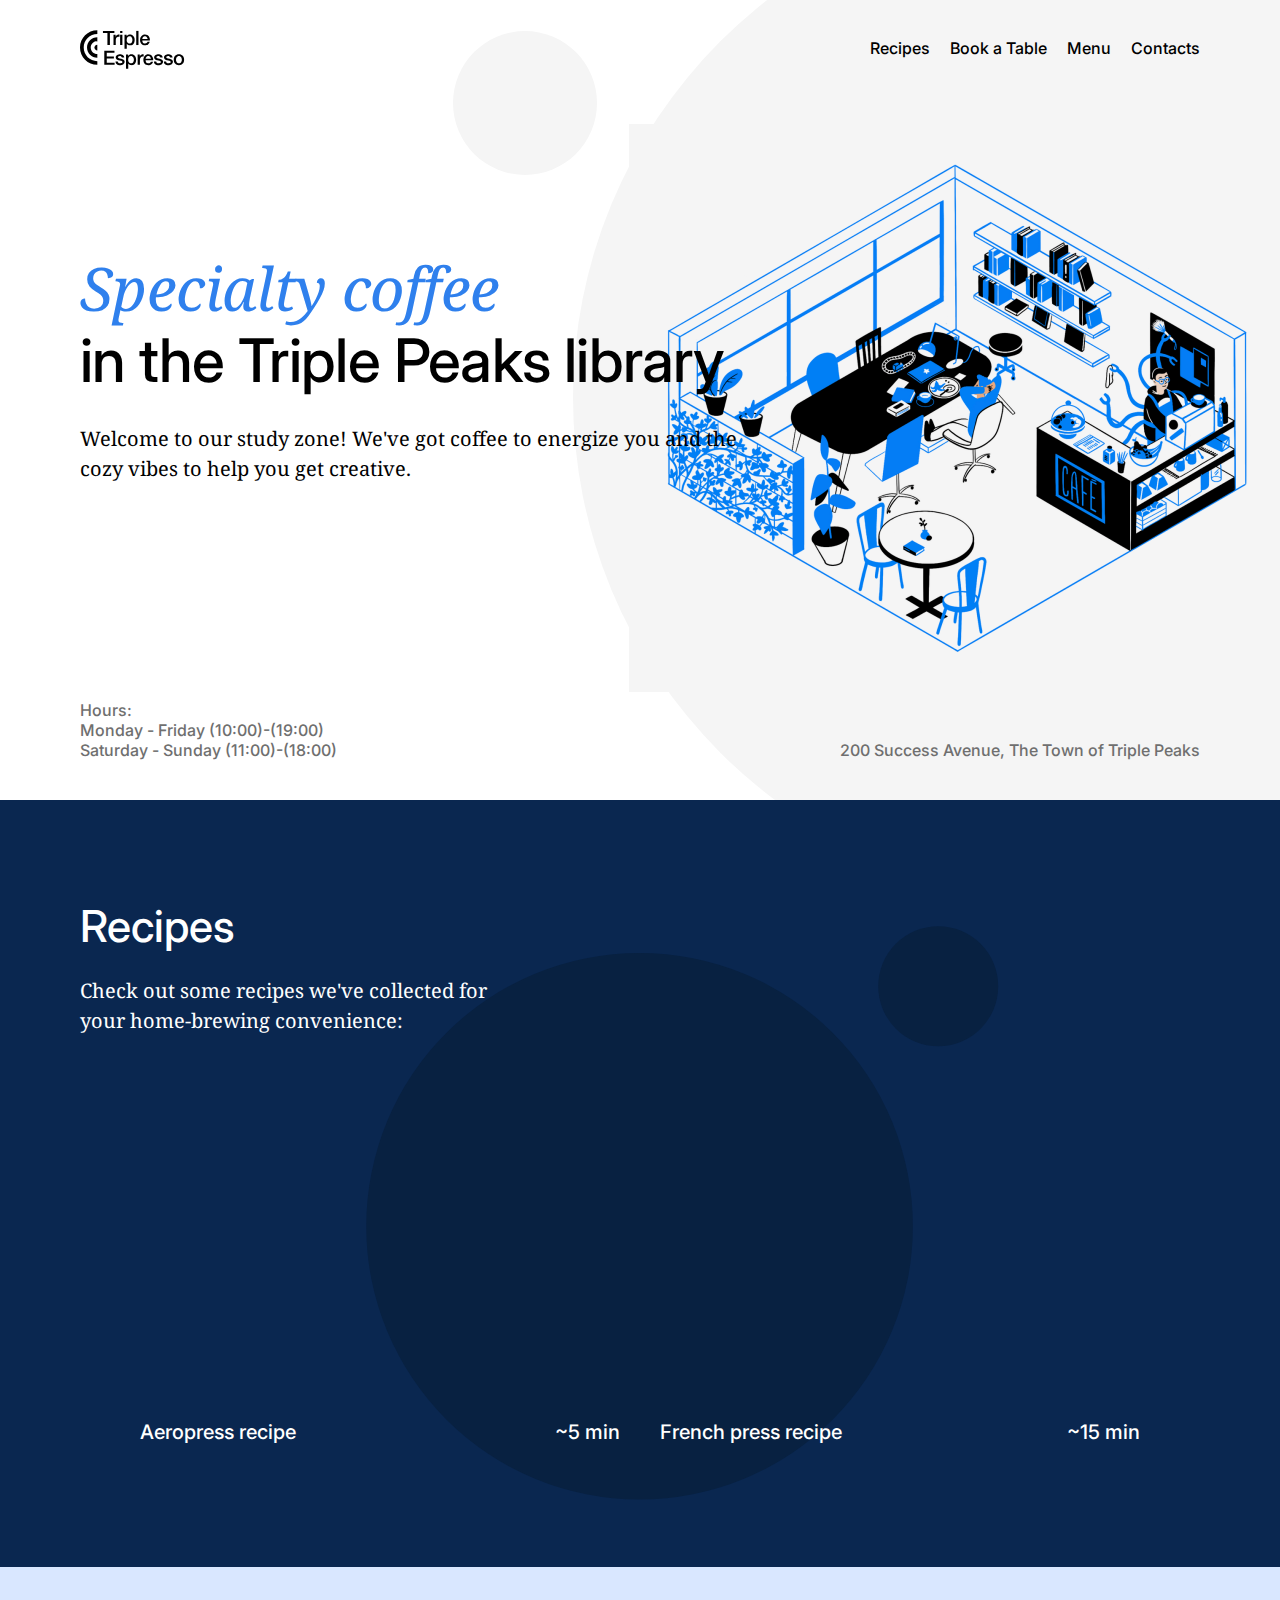
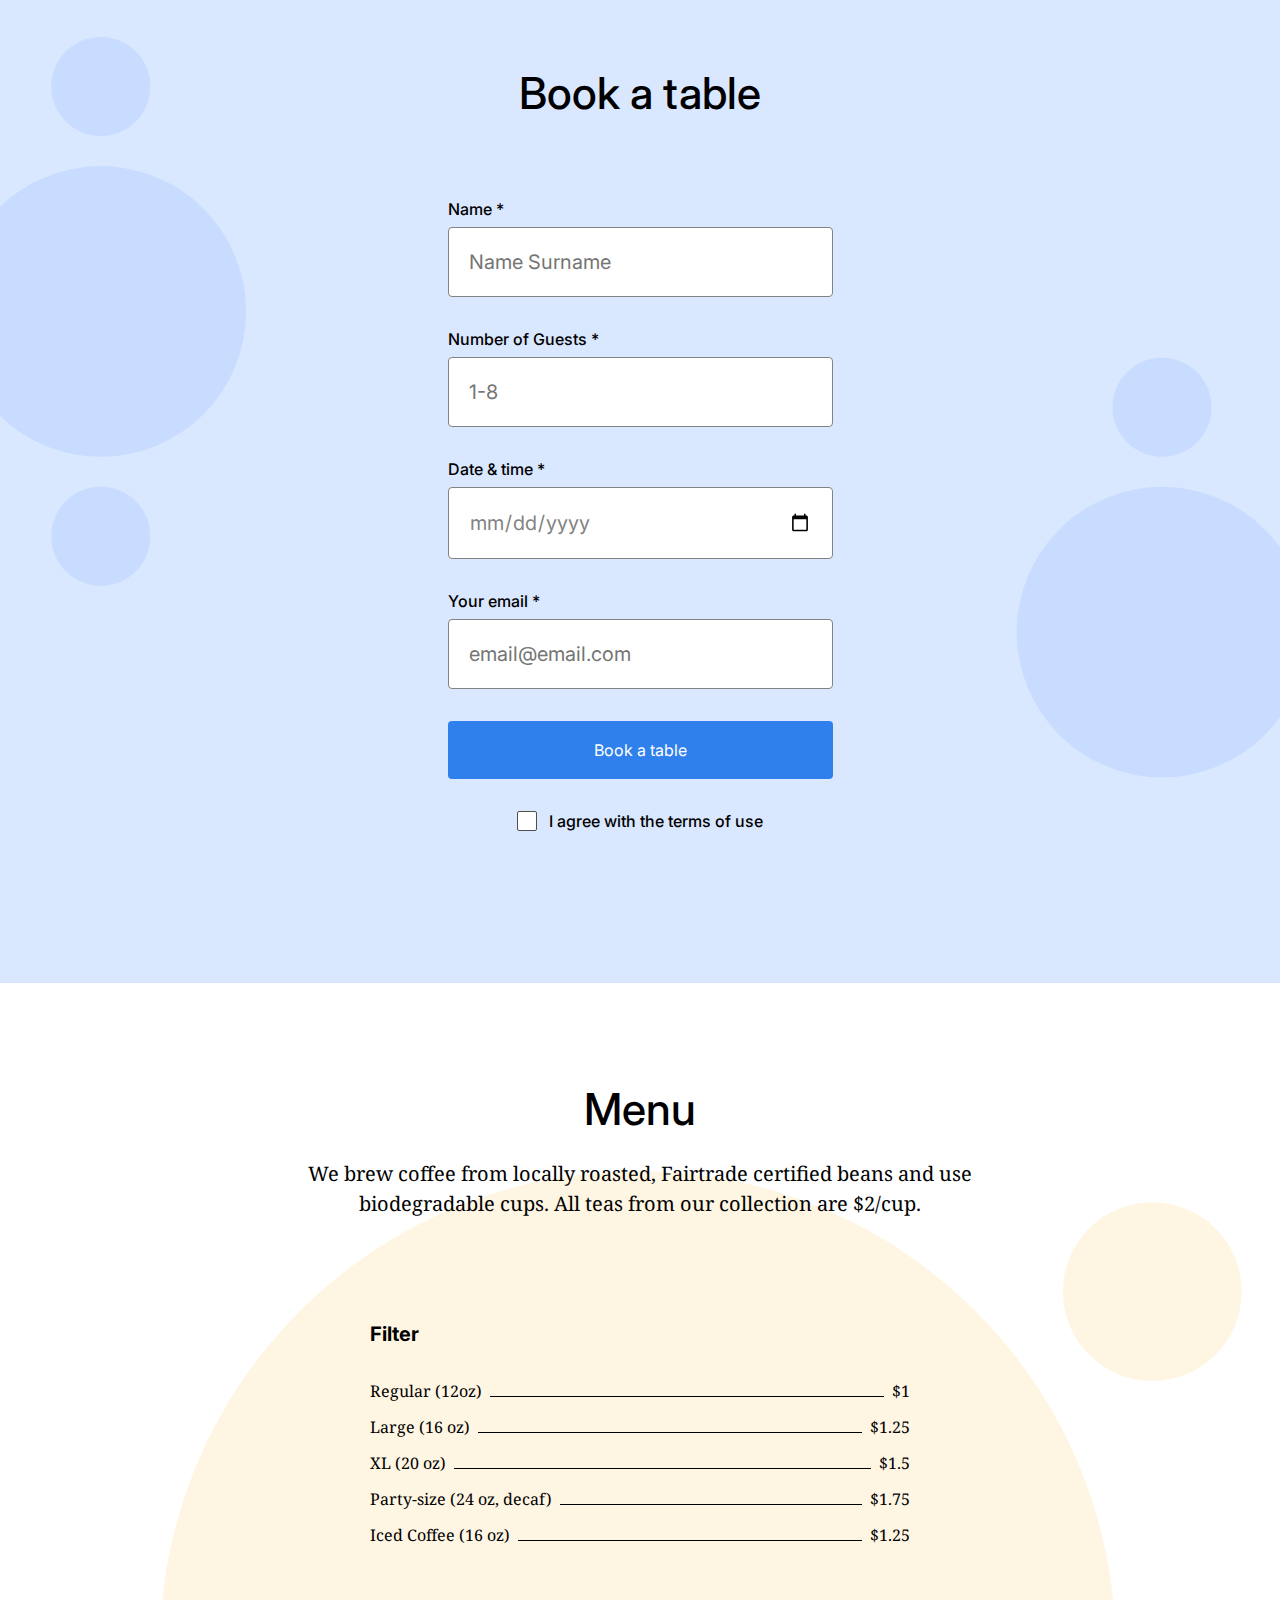
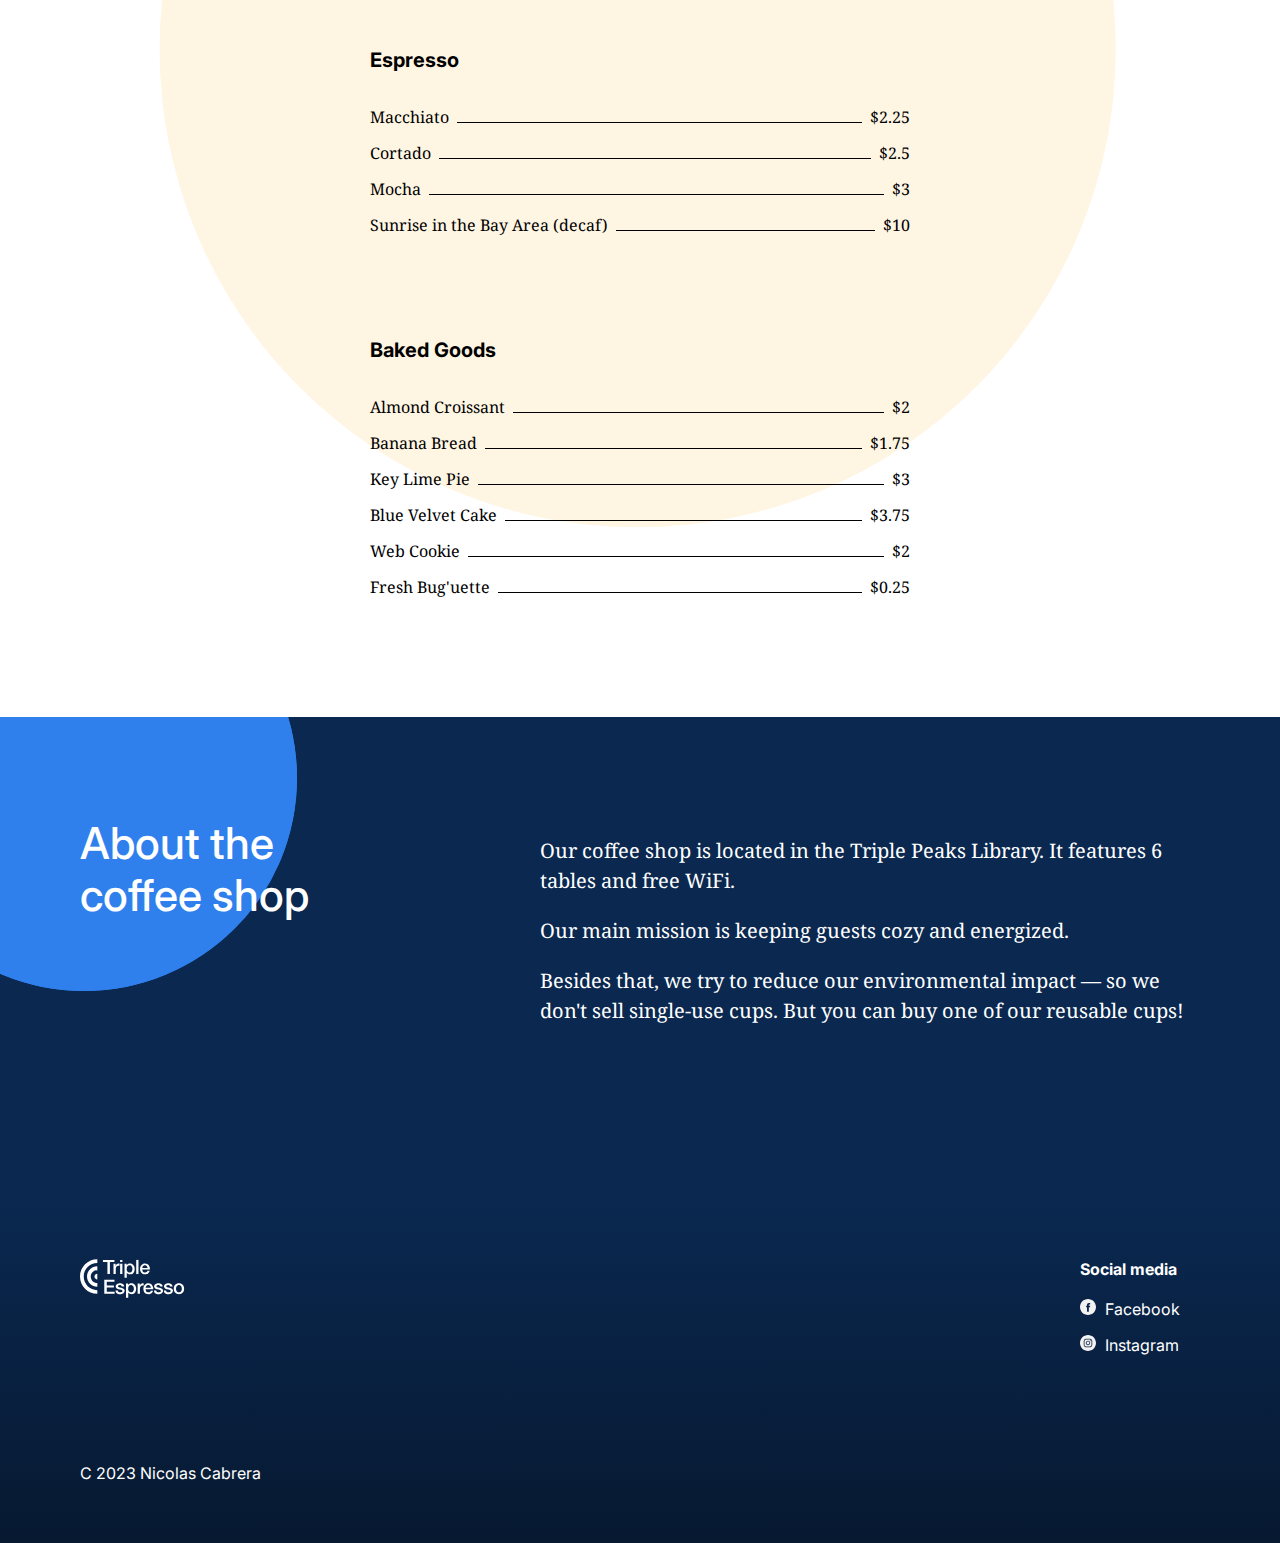
<file: index.html>
<!DOCTYPE html>
<html lang="en">
  <head>
    <meta charset="UTF-8" />
    <meta name="viewport" content="width=device-width, initial-scale=1.0" />
    <meta name="description" content=" Coffee Shop " />
    <meta name="author" content="Software Engineer Nicolas Cabrera" />
    <meta name="keywords" content="html, CSS" />

    <title>Coffee Shop</title>
    <link rel="shortcut icon" href="./favicon.ico" />
    <link rel="stylesheet" href="./pages/index.css" />
    <link rel="preconnect" href="https://fonts.googleapis.com" />
    <link rel="preconnect" href="https://fonts.gstatic.com" crossorigin />
    <link
      href="https://fonts.googleapis.com/css2?family=Inter:wght@400;500;700&display=swap"
      rel="stylesheet"
    />
    <link
      href="https://fonts.googleapis.com/css2?family=Noto+Serif:ital@0;1&display=swap"
      rel="stylesheet"
    />
  </head>
  <body>
    <div class="page">
      <header class="header">
        <nav class="nav">
          <img
            src="./images/logo_coffeeshop_dark.svg"
            alt="triple espresso"
            class="logo"
          />
          <ul class="nav__links">
            <li><a href="#recipes" class="nav__link">Recipes</a></li>
            <li><a href="#reservation" class="nav__link">Book a Table</a></li>
            <li><a href="#menu" class="nav__link">Menu</a></li>
            <li><a href="#contacts" class="nav__link">Contacts</a></li>
          </ul>
        </nav>
        <h1 class="header__title">
          <span class="header__span-accent">Specialty coffee</span>in the Triple
          Peaks library
        </h1>

        <p class="header__description">
          Welcome to our study zone! We've got coffee to energize you and the
          cozy vibes to help you get creative.
        </p>
        <img
          src="./images/inside_coffee_shop.png"
          alt="inside_coffee_shop"
          class="header__image"
        />
        <div class="header__footer">
          <div class="header__hours">
            <p class="header__paragraph">Hours:</p>
            <p class="header__paragraph">Monday - Friday (10:00)-(19:00)</p>
            <p class="header__paragraph">Saturday - Sunday (11:00)-(18:00)</p>
          </div>
          <p class="header__paragraph">
            200 Success Avenue, The Town of Triple Peaks
          </p>
        </div>
      </header>
      <main class="content">
        <section class="recipes" id="recipes">
          <h2 class="recipes__title">Recipes</h2>
          <p class="recipes__subtitle">
            Check out some recipes we've collected for your home-brewing
            convenience:
          </p>

          <div class="recipes__videos">
            <div class="recipes__videos-item">
              <iframe
                src="https://www.youtube.com/embed/j6VlT_jUVPc"
                class="recipes__iframe"
                title="YouTube video player"
                allow="accelerometer; autoplay; clipboard-write; encrypted-media; gyroscope; picture-in-picture; web-share"
                allowfullscreen
              ></iframe>
              <p class="recipes__video-caption">
                <span>Aeropress recipe</span><span>~5 min</span>
              </p>
            </div>
            <div class="recipes__videos-item">
              <iframe
                src="https://www.youtube.com/embed/st571DYYTR8"
                class="recipes__iframe"
                title="YouTube video player"
                allow="accelerometer; autoplay; clipboard-write; encrypted-media; gyroscope; picture-in-picture; web-share"
                allowfullscreen
              ></iframe>
              <p class="recipes__video-caption">
                <span>French press recipe</span><span>~15 min</span>
              </p>
            </div>
          </div>
        </section>
        <section class="reservation" id="reservation">
          <h2 class="reservation__title">Book a table</h2>
          <form class="reservation__form form">
            <fieldset class="form__fieldset">
              <label for="name" class="form__label"
                >Name *
                <input
                  type="text"
                  required
                  class="form__input"
                  id="name"
                  name="Name"
                  placeholder="Name Surname"
              /></label>

              <label for="numberOfGuests" class="form__label"
                >Number of Guests *<input
                  type="number"
                  required
                  class="form__input"
                  id="numberOfGuests"
                  name="number of guests"
                  min="1"
                  max="8"
                  placeholder="1-8"
              /></label>

              <label for="datetime" class="form__label"
                >Date & time *
                <input
                  type="date"
                  class="form__input form__input-date"
                  id="datetime"
                  name="datetime"
                />
              </label>
              <label for="email" class="form__label"
                >Your email *
                <input
                  type="email"
                  class="form__input"
                  id="email"
                  name="email"
                  placeholder="email@email.com"
                />
              </label>
            </fieldset>

            <button type="submit" class="form__button">Book a table</button>

            <label for="terms" class="form__label form__label_type_checkbox">
              <input
                type="checkbox"
                class="form__checkbox"
                name="terms"
                id="terms"
              />I agree with the terms of use</label
            >
          </form>
        </section>

        <section class="menu" id="menu">
          <h2 class="menu__title">Menu</h2>
          <p class="menu__subtitle">
            We brew coffee from locally roasted, Fairtrade certified beans and
            use biodegradable cups. All teas from our collection are $2/cup.
          </p>

          <div class="menu__cards">
            <div class="card">
              <h2 class="card__title">Filter</h2>
              <ul class="card__content">
                <li class="card__list-item">
                  Regular (12oz) <span class="card__list-divider"></span> $1
                </li>
                <li class="card__list-item">
                  Large (16 oz)<span class="card__list-divider"></span> $1.25
                </li>
                <li class="card__list-item">
                  XL (20 oz) <span class="card__list-divider"></span> $1.5
                </li>
                <li class="card__list-item">
                  Party-size (24 oz, decaf)<span
                    class="card__list-divider"
                  ></span>
                  $1.75
                </li>
                <li class="card__list-item">
                  Iced Coffee (16 oz)
                  <span class="card__list-divider"></span> $1.25
                </li>
              </ul>
            </div>
            <div class="card">
              <h2 class="card__title">Espresso</h2>
              <ul class="card__content">
                <li class="card__list-item">
                  Macchiato <span class="card__list-divider"></span> $2.25
                </li>
                <li class="card__list-item">
                  Cortado<span class="card__list-divider"></span> $2.5
                </li>
                <li class="card__list-item">
                  Mocha <span class="card__list-divider"></span> $3
                </li>
                <li class="card__list-item">
                  Sunrise in the Bay Area (decaf)
                  <span class="card__list-divider"></span> $10
                </li>
              </ul>
            </div>
            <div class="card">
              <h2 class="card__title">Baked Goods</h2>
              <ul class="card__content">
                <li class="card__list-item">
                  Almond Croissant <span class="card__list-divider"></span> $2
                </li>
                <li class="card__list-item">
                  Banana Bread<span class="card__list-divider"></span> $1.75
                </li>
                <li class="card__list-item">
                  Key Lime Pie <span class="card__list-divider"></span> $3
                </li>
                <li class="card__list-item">
                  Blue Velvet Cake
                  <span class="card__list-divider"></span> $3.75
                </li>

                <li class="card__list-item">
                  Web Cookie
                  <span class="card__list-divider"></span> $2
                </li>

                <li class="card__list-item">
                  Fresh Bug'uette
                  <span class="card__list-divider"></span> $0.25
                </li>
              </ul>
            </div>
          </div>
        </section>
        <section class="about" id="contacts">
          <h2 class="about__title">About the coffee shop</h2>
          <div class="about__content">
            <p class="about__paragraph">
              Our coffee shop is located in the Triple Peaks Library. It
              features 6 tables and free WiFi.
            </p>
            <p class="about__paragraph">
              Our main mission is keeping guests cozy and energized.
            </p>
            <p class="about__paragraph">
              Besides that, we try to reduce our environmental impact — so we
              don't sell single-use cups. But you can buy one of our reusable
              cups!
            </p>
          </div>
          <div class="about__circle"></div>
          <div class="about__circle about__circle_animation_blurred"></div>
        </section>
      </main>

      <footer class="footer">
        <div class="footer__columns">
          <div class="footer__column">
            <img
              src="./images/logo_coffeeshop_light.svg"
              alt="triple espresso"
              class="footer__logo"
            />
          </div>
          <div class="footer__column footer__column-content">
            <h4 class="footer__column-social-heading">Social media</h4>
            <ul class="footer__list">
              <li class="footer__list-item">
                <a class="footer__column-social-link" href="#">
                  <img
                    alt="Facebook"
                    src="./images/facebook_white.svg"
                    class="footer__social-icon"
                  />
                  Facebook
                </a>
              </li>
              <li class="footer__list-item">
                <a class="footer__column-social-link" href="#">
                  <img
                    alt="Instagram"
                    src="./images/instagram_white.svg"
                    class="footer__social-icon"
                  />
                  Instagram
                </a>
              </li>
            </ul>
          </div>
        </div>
        <p class="footer__copyright">C 2023 Nicolas Cabrera</p>
      </footer>
    </div>
  </body>
</html>
</file>
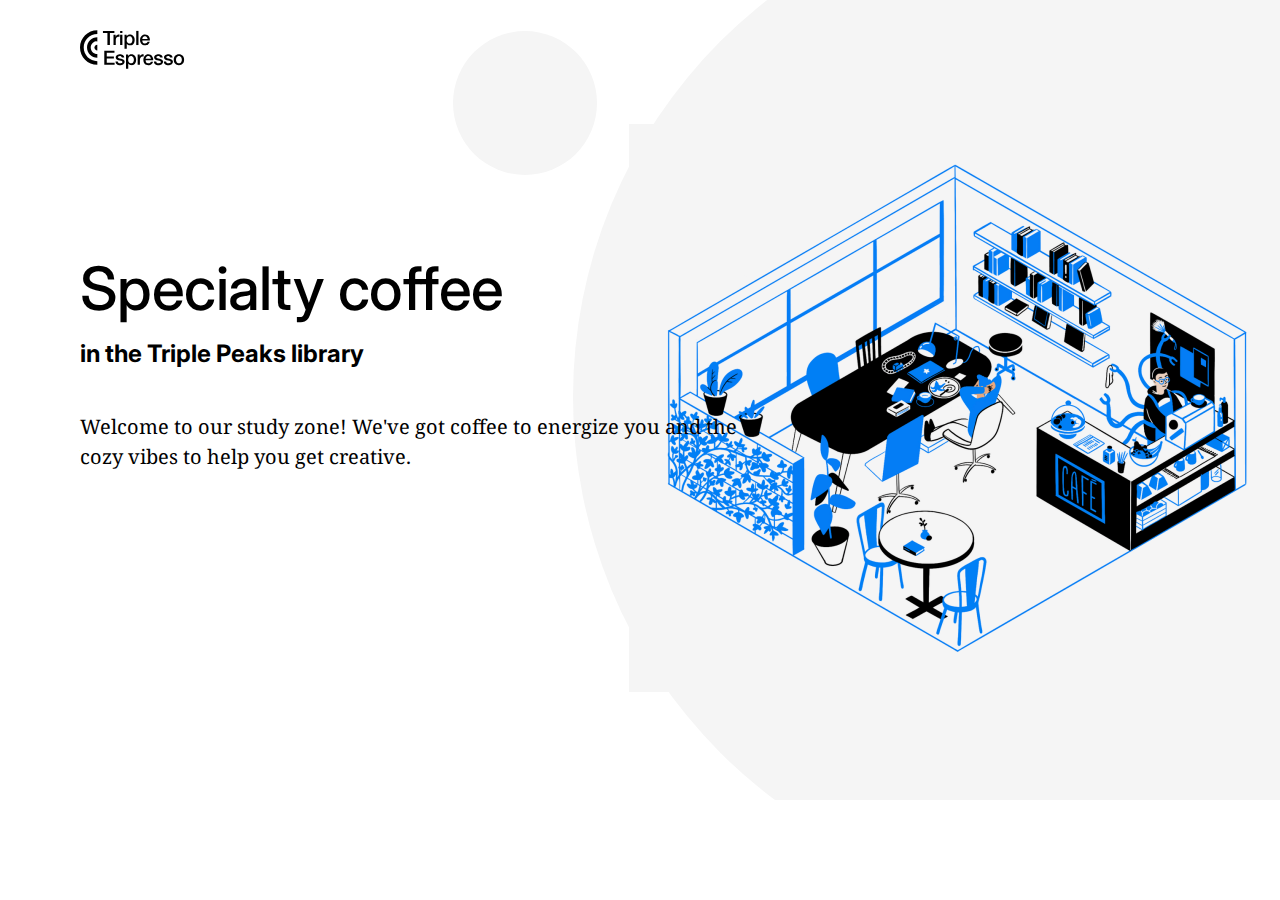
<file: pages/index.html>
<!DOCTYPE html>
<html lang="en">
  <head>
    <meta charset="UTF-8" />
    <meta name="viewport" content="width=device-width, initial-scale=1.0" />
    <meta name="description" content=" Coffee Shop" />
    <title>Coffee Shop</title>
    <link rel="shortcut icon" href="/icon/favicon.ico" />
    <link rel="stylesheet" href="../vendor/normalize.css" />
    <link rel="stylesheet" href="./index.css" />
    <link rel="preconnect" href="https://fonts.googleapis.com" />
    <link rel="preconnect" href="https://fonts.gstatic.com" crossorigin />
    <link
      href="https://fonts.googleapis.com/css2?family=Inter:wght@400;500;700&display=swap"
      rel="stylesheet"
    />
    <link rel="preconnect" href="https://fonts.googleapis.com" />
    <link rel="preconnect" href="https://fonts.gstatic.com" crossorigin />
    <link
      href="https://fonts.googleapis.com/css2?family=Noto+Serif:ital@0;1&display=swap"
      rel="stylesheet"
    />
  </head>
  <body>
    <div class="page">
      <header class="header">
        <nav class="nav"></nav>
        <img
          src="../images/logo_coffeeshop_dark.svg"
          alt="triple espresso"
          class="logo"
        />
        <h1 class="header__title">Specialty coffee</h1>
        <h2 class="header__subtitle">in the Triple Peaks library</h2>
        <p class="header__description">
          Welcome to our study zone! We've got coffee to energize you and the
          cozy vibes to help you get creative.
        </p>
        <img
          src="../images/inside_coffee_shop.png"
          alt="inside_coffee_shop"
          class="header__image"
        />
      </header>
    </div>
  </body>
</html>
</file>
<file: pages/index.css>
@import url("../vendor/normalize.css");
@import url("../blocks/recipes.css");
@import url("../blocks/page.css");
@import url("../blocks/header.css");
@import url("../blocks/logo.css");
@import url("../blocks/nav.css");
@import url("../blocks/form.css");
@import url("../blocks/reservation.css");
@import url("../blocks/menu.css");
@import url("../blocks/about.css");
@import url("../blocks/footer.css");
@import url("../blocks/card.css");
</file>
